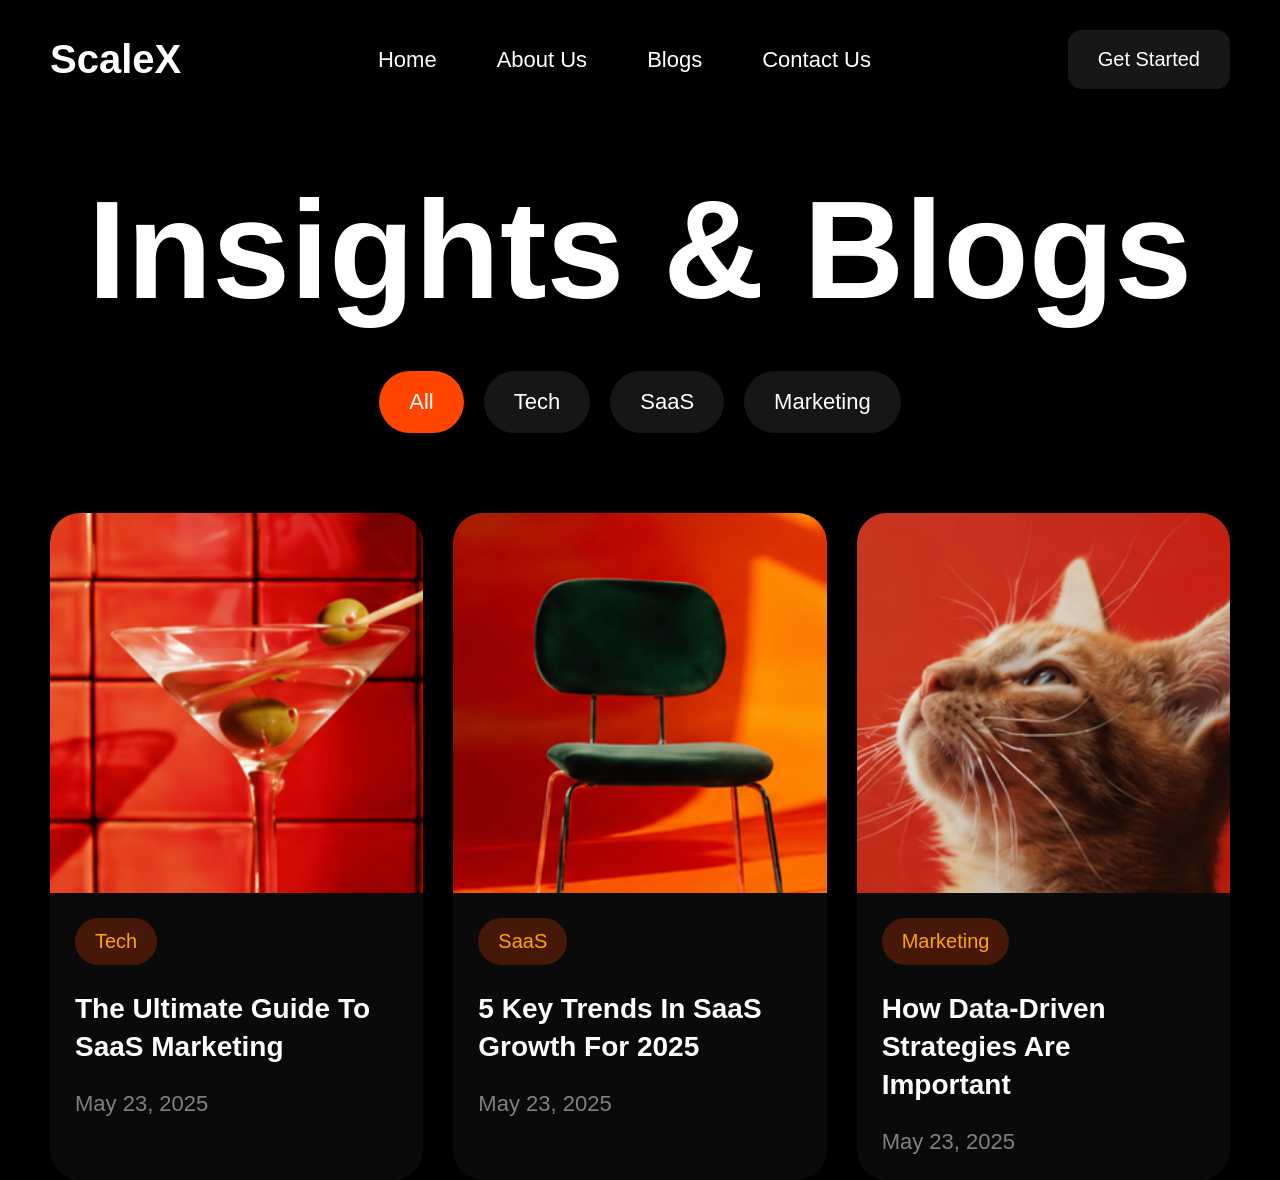
<file: insights-and-blogs/index.html>
<!DOCTYPE html>
<html lang="en">

<head>
    <meta charset="UTF-8">
    <meta name="viewport" content="width=device-width, initial-scale=1.0">

    <title>ScaleX</title>

    <link rel="stylesheet" href="style.css">

</head>

<body>

    <nav>

        <div class="logo">
            <h1>ScaleX</h1>
        </div>

        <div class="nav-links">
            <a href="">Home</a>
            <a href="">About Us</a>
            <a href="">Blogs</a>
            <a href="">Contact Us</a>
        </div>

        <button>Get Started</button>

    </nav>



    <main>

        <section class="hero">

            <h1>Insights & Blogs</h1>

            <div class="category">

                <button id="active">All</button>
                <button>Tech</button>
                <button>SaaS</button>
                <button>Marketing</button>

            </div>

        </section>



        <section class="cards-container">

            <div class="card">

                <div class="card-image">
                    <img src="./images/juice.png" alt="">
                </div>

                <div class="card-content">

                    <span>Tech</span>

                    <h2>The Ultimate Guide To SaaS Marketing</h2>

                    <p>May 23, 2025</p>

                </div>

            </div>



            <div class="card">

                <div class="card-image">
                    <img src="./images/chair.png" alt="">
                </div>

                <div class="card-content">

                    <span>SaaS</span>

                    <h2>5 Key Trends In SaaS Growth For 2025</h2>

                    <p>May 23, 2025</p>

                </div>

            </div>



            <div class="card">

                <div class="card-image">
                    <img src="./images/cat.png" alt="">
                </div>

                <div class="card-content">

                    <span>Marketing</span>

                    <h2>How Data-Driven Strategies Are Important</h2>

                    <p>May 23, 2025</p>

                </div>

            </div>

        </section>

    </main>

</body>

</html>
</file>
<file: insights-and-blogs/style.css>
*{
    margin: 0;
    padding: 0;
    box-sizing: border-box;
}


html,
body{
    width: 100%;
    height: 100vh;

    font-family: Arial, Helvetica, sans-serif;

    background-color: black;
    color: white;
}


body{
    padding: 30px 50px;
}





nav{
    display: flex;
    justify-content: space-between;
    align-items: center;
}


.logo h1{
    font-size: 40px;
}


.nav-links{
    display: flex;
    gap: 60px;
}


.nav-links a{
    text-decoration: none;
    color: white;
    font-size: 22px;
}


nav button{
    border: none;
    background-color: rgb(23,23,23);

    color: white;

    padding: 18px 30px;

    border-radius: 14px;

    font-size: 20px;
}





.hero{
    margin-top: 80px;

    display: flex;
    flex-direction: column;
    align-items: center;

    gap: 40px;
}


.hero h1{
    font-size: 140px;
    font-weight: 700;
}


.category{
    display: flex;
    gap: 20px;
}


.category button{
    border: none;

    background-color: rgb(22,22,22);

    color: white;

    padding: 18px 30px;

    border-radius: 40px;

    font-size: 22px;
}


#active{
    background-color: orangered;
}



/* cards */

.cards-container{
    margin-top: 80px;

    display: flex;
    justify-content: space-between;
    gap: 30px;
}


.card{
    width: 32%;

    background-color: rgb(10,10,10);

    border-radius: 30px;

    overflow: hidden;
}


.card-image{
    width: 100%;
    height: 380px;
}


.card-image img{
    width: 100%;
    height: 100%;

    object-fit: cover;
}


.card-content{
    padding: 25px;

    display: flex;
    flex-direction: column;

    gap: 25px;
}


.card-content span{
    width: fit-content;

    background-color: rgba(255, 68, 0, 0.242);

    color: orange;

    padding: 12px 20px;

    border-radius: 30px;

    font-size: 20px;
}


.card-content h2{
    font-size: 28px;
    line-height: 38px;
}


.card-content p{
    color: gray;
    font-size: 22px;
}
</file>
